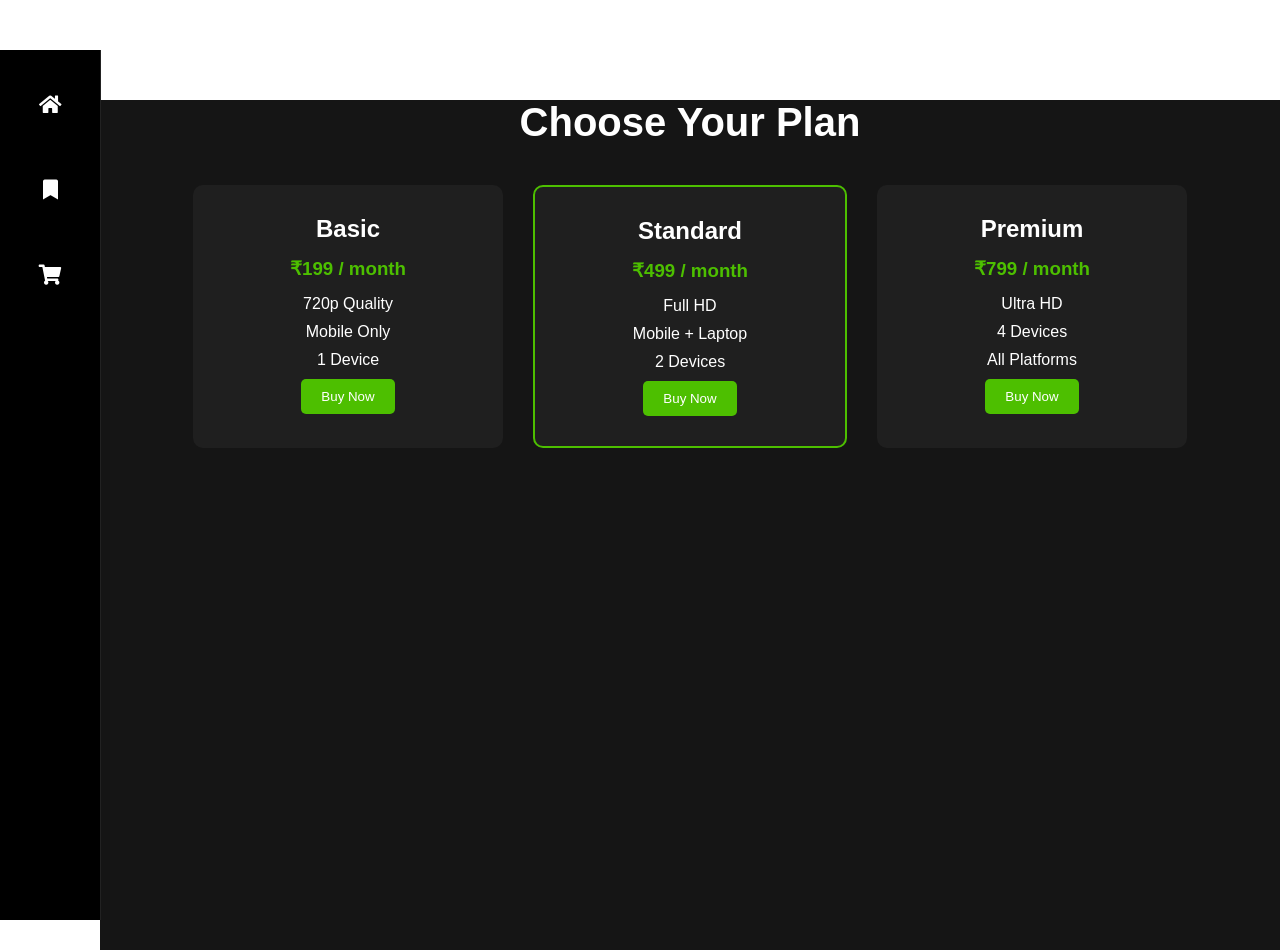
<file: buy.html>
<!DOCTYPE html>
<html lang="en">

<head>
<meta charset="UTF-8">
<title>MRW Buy Plan</title>

<link rel="stylesheet" href="style.css">
<link rel="stylesheet" href="buy.css">

<link rel="stylesheet"
href="https://cdnjs.cloudflare.com/ajax/libs/font-awesome/5.15.2/css/all.min.css">

</head>

<body>

<!-- NAVBAR -->


<!-- SIDEBAR -->

<div class="sidebar">

<a href="index.html">
<i class="left-menu-icon fas fa-home"></i>
</a>

<a href="watchlist.html">
<i class="left-menu-icon fas fa-bookmark"></i>
</a>

<a href="buy.html">
<i class="left-menu-icon fas fa-shopping-cart"></i>
</a>

</div>


<!-- PAGE CONTENT -->

<div class="container">

<h1 class="buy-title">Choose Your Plan</h1>

<div class="plans">

<div class="plan-card">
<h2>Basic</h2>
<h3>₹199 / month</h3>

<ul>
<li>720p Quality</li>
<li>Mobile Only</li>
<li>1 Device</li>
</ul>

<button class="buy-btn">Buy Now</button>

</div>


<div class="plan-card popular">
<h2>Standard</h2>
<h3>₹499 / month</h3>

<ul>
<li>Full HD</li>
<li>Mobile + Laptop</li>
<li>2 Devices</li>
</ul>

<button class="buy-btn">Buy Now</button>

</div>


<div class="plan-card">
<h2>Premium</h2>
<h3>₹799 / month</h3>

<ul>
<li>Ultra HD</li>
<li>4 Devices</li>
<li>All Platforms</li>
</ul>

<button class="buy-btn">Buy Now</button>

</div>

</div>

</div>
<script src="https://ajax.googleapis.com/ajax/libs/jquery/3.6.0/jquery.min.js"></script>
<script src="app.js"></script>
</body>
</html>
</file>
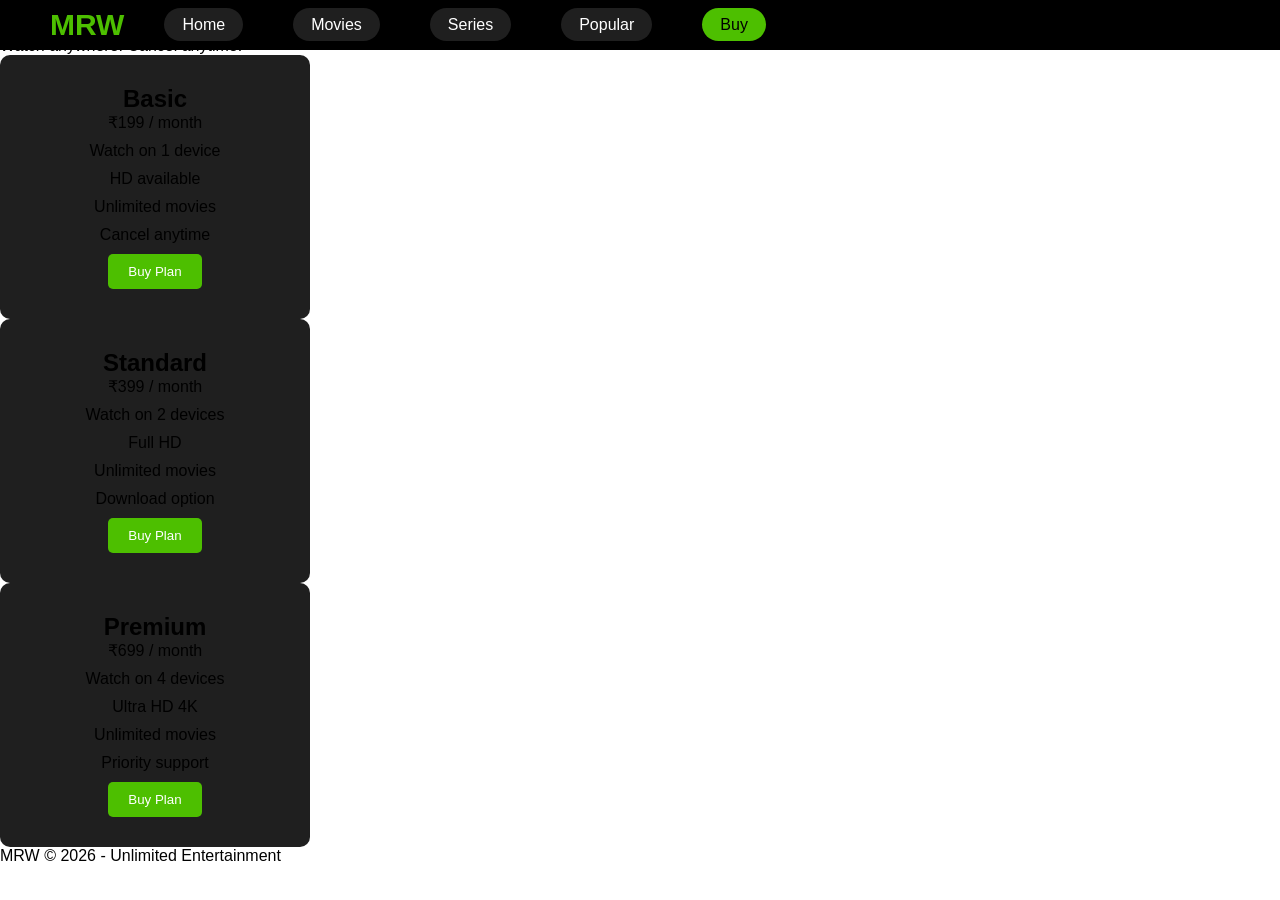
<file: buyrent.html>
<!DOCTYPE html>
<html lang="en">

<head>
    <meta charset="UTF-8">
    <title>MRW Premium</title>
    <link rel="stylesheet" href="style.css">
    <link rel="stylesheet" href="buy.css">
    <link rel="stylesheet" href="https://cdnjs.cloudflare.com/ajax/libs/font-awesome/5.15.2/css/all.min.css">
</head>

<body><!-- NAVBAR -->
    <div class="navbar">
        <div class="navbar-container">
            <h1 class="logo">MRW</h1>
            <ul class="menu-list">
                <li class="menu-list-item">
                    <a href="index.html">Home</a>
                </li>
                <li class="menu-list-item">
                    <a href="movies.html">Movies</a>
                </li>
                <li class="menu-list-item">
                    <a href="series.html">Series</a>
                </li>
                <li class="menu-list-item">
                    <a href="popular.html">Popular</a>
                </li>
                <li class="menu-list-item active">
                    <a href="buyrent.html">Buy</a>
                </li>
            </ul>
        </div>
    </div><!-- HERO SECTION -->
    <div class="buy-hero">
        <h1>Unlimited Movies, TV Shows & More</h1>
        <p>Watch anywhere. Cancel anytime.</p>
    </div><!-- PLAN SECTION -->
    <div class="plan-container"><!-- BASIC -->
        <div class="plan-card">
            <h2>Basic</h2>
            <p class="price">₹199 / month</p>
            <ul>
                <li>Watch on 1 device</li>
                <li>HD available</li>
                <li>Unlimited movies</li>
                <li>Cancel anytime</li>
            </ul><button class="buy-btn">Buy Plan</button>

        </div><!-- STANDARD -->
        <div class="plan-card">
            <h2>Standard</h2>
            <p class="price">₹399 / month</p>
            <ul>
                <li>Watch on 2 devices</li>
                <li>Full HD</li>
                <li>Unlimited movies</li>
                <li>Download option</li>
            </ul><button class="buy-btn">Buy Plan</button>

        </div><!-- PREMIUM -->
        <div class="plan-card">
            <h2>Premium</h2>
            <p class="price">₹699 / month</p>
            <ul>
                <li>Watch on 4 devices</li>
                <li>Ultra HD 4K</li>
                <li>Unlimited movies</li>
                <li>Priority support</li>
            </ul><button class="buy-btn">Buy Plan</button>

        </div>
    </div><!-- FOOTER -->
    <div class="footer">
        <p>MRW © 2026 - Unlimited Entertainment</p>
    </div>
</body>

</html>
</file>
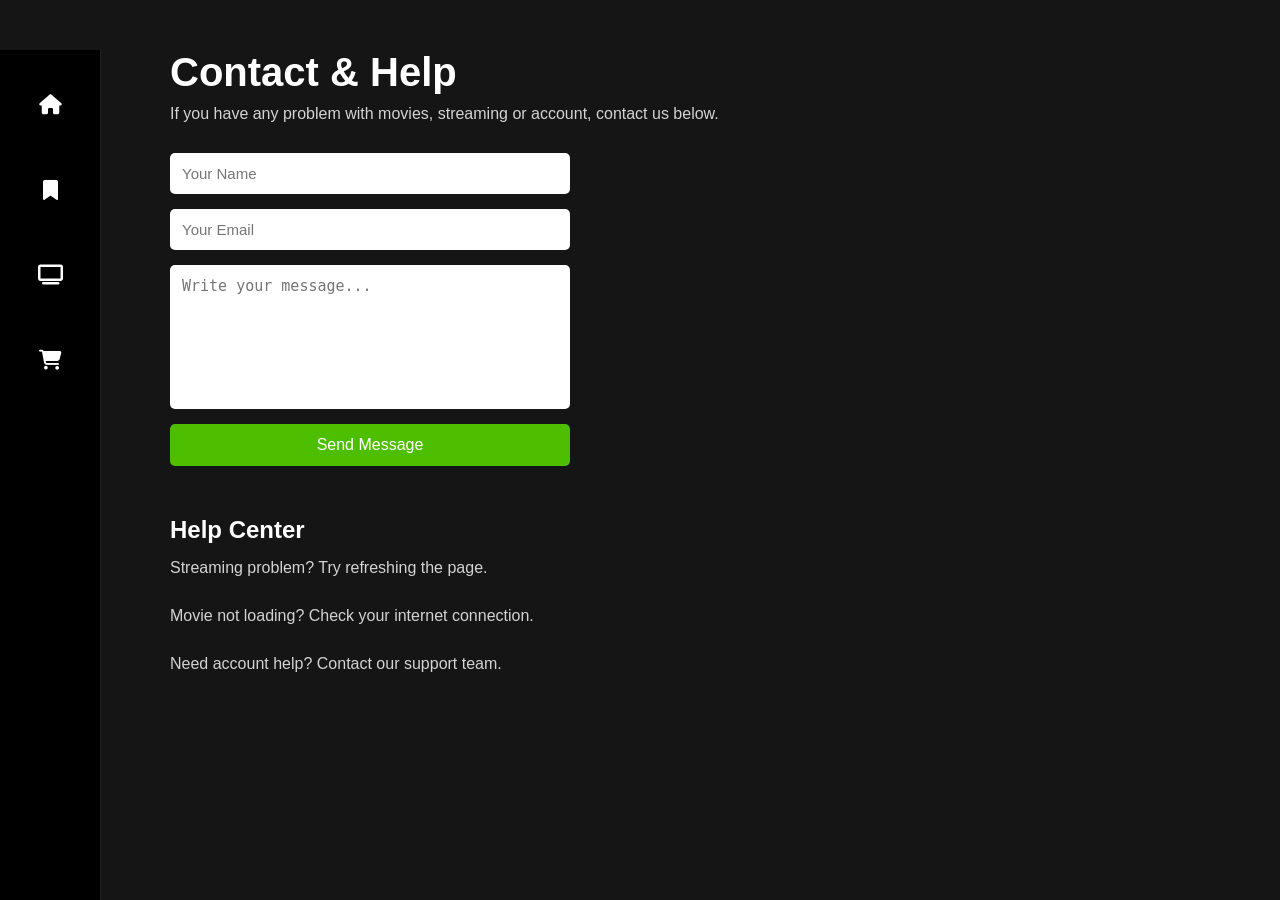
<file: contact.html>
<!DOCTYPE html>
<html lang="en">

<head>
    <meta charset="UTF-8">
    <title>Contact & Help</title>

    <link rel="stylesheet" href="style.css">
    <link rel="stylesheet" href="contact.css">

    <link rel="stylesheet" href="https://cdnjs.cloudflare.com/ajax/libs/font-awesome/6.4.0/css/all.min.css">

</head>

<body>

    <!-- SIDEBAR -->

    <div class="sidebar">


        <a href="index.html">
            <i class="left-menu-icon fas fa-home"></i>
        </a>

        <a href="watchlist.html">
            <i class="left-menu-icon fas fa-bookmark"></i>
        </a>

        <a href="devices.html">
            <i class="left-menu-icon fas fa-tv"></i>
        </a>

        <a href="buyrent.html">
            <i class="left-menu-icon fas fa-shopping-cart"></i>
        </a>



    </div>


    <div class="contact-container">

        <h1>Contact & Help</h1>

        <p>If you have any problem with movies, streaming or account,
            contact us below.</p>


        <div class="contact-box">

            <input type="text" placeholder="Your Name">

            <input type="email" placeholder="Your Email">

            <textarea placeholder="Write your message..."></textarea>

            <button class="send-btn">Send Message</button>

        </div>


        <div class="help-section">

            <h2>Help Center</h2>

            <p>Streaming problem? Try refreshing the page.</p>

            <p>Movie not loading? Check your internet connection.</p>

            <p>Need account help? Contact our support team.</p>

        </div>

    </div>
<script src="https://ajax.googleapis.com/ajax/libs/jquery/3.6.0/jquery.min.js"></script>
<script src="app.js"></script>
</body>

</html>
</file>
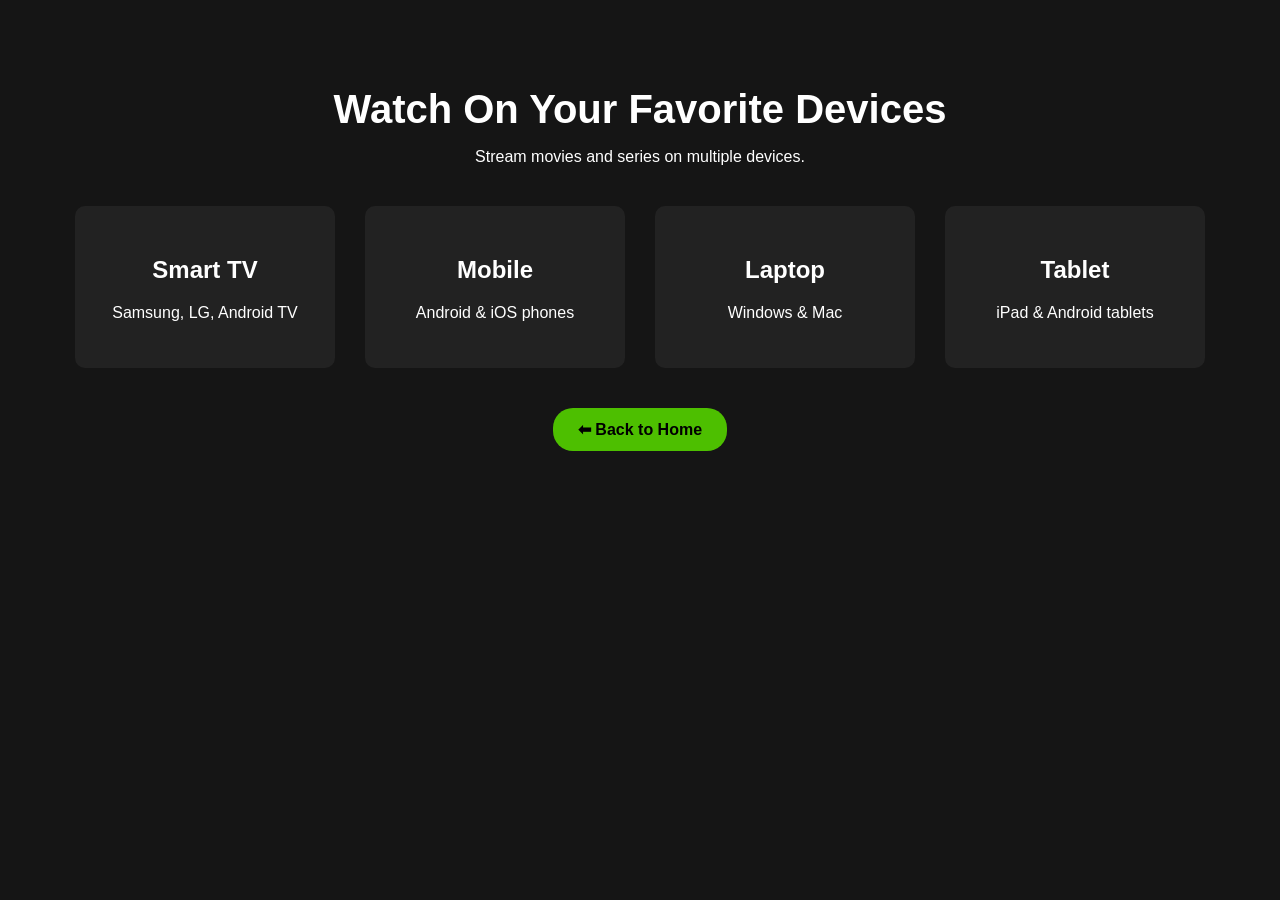
<file: devices.html>
<!DOCTYPE html>
<html lang="en">

<head>
    <meta charset="UTF-8">
    <title>Watch on Devices</title>
    <link rel="stylesheet" href="devices.css">
</head>

<body>

    <div class="container">

        <h1>Watch On Your Favorite Devices</h1>
        <p>Stream movies and series on multiple devices.</p>

        <div class="devices-grid">

            <div class="device-card">
                <h2>Smart TV</h2>
                <p>Samsung, LG, Android TV</p>
            </div>

            <div class="device-card">
                <h2>Mobile</h2>
                <p>Android & iOS phones</p>
            </div>

            <div class="device-card">
                <h2>Laptop</h2>
                <p>Windows & Mac</p>
            </div>

            <div class="device-card">
                <h2>Tablet</h2>
                <p>iPad & Android tablets</p>
            </div>

        </div>

        <a href="index.html" class="back-btn">⬅ Back to Home</a>

    </div>
     <script src="https://ajax.googleapis.com/ajax/libs/jquery/3.6.0/jquery.min.js"></script>
<script src="app.js"></script>
</body>

</html>
</file>
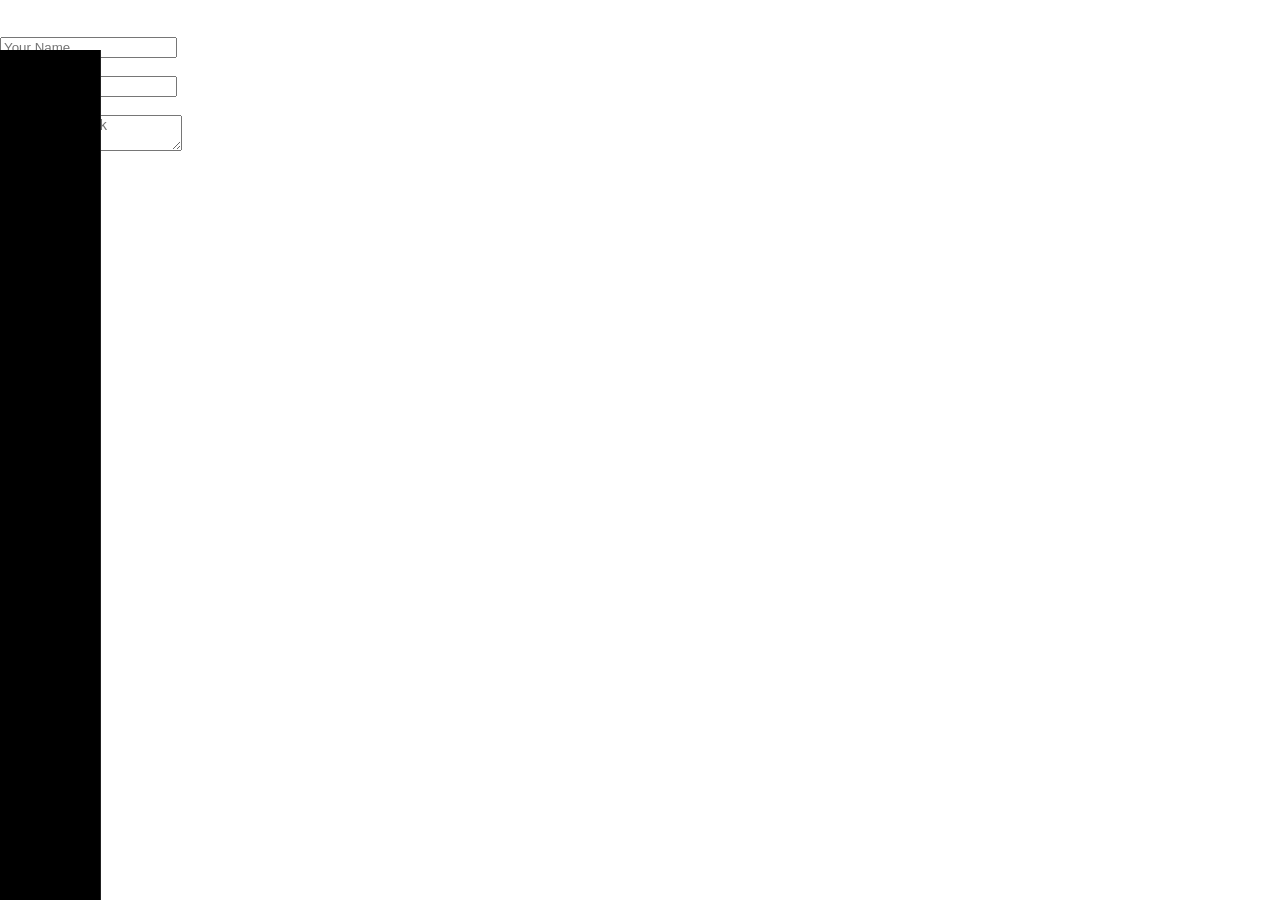
<file: feedback.html>
<!DOCTYPE html>
<html>

<head>
    <title>Feedback</title>
    <link rel="stylesheet" href="style.css">
</head>

<body>

    <div class="sidebar">
        <i class="left-menu-icon fas fa-search"></i>
        <i class="left-menu-icon fas fa-home"></i>
        <i class="left-menu-icon fas fa-users"></i>
        <i class="left-menu-icon fas fa-bookmark"></i>
        <i class="left-menu-icon fas fa-tv"></i>
        <i class="left-menu-icon fas fa-hourglass-start"></i>
        <i class="left-menu-icon fas fa-shopping-cart"></i>
    </div>

    <h1 style="color:white">Feedback</h1>

    <form>

        <input type="text" placeholder="Your Name"><br><br>

        <input type="email" placeholder="Your Email"><br><br>

        <textarea placeholder="Your Feedback"></textarea><br><br>

        <button>Submit</button>

    </form>
      <script src="https://ajax.googleapis.com/ajax/libs/jquery/3.6.0/jquery.min.js"></script>
<script src="app.js"></script>
</body>

</html>
</file>
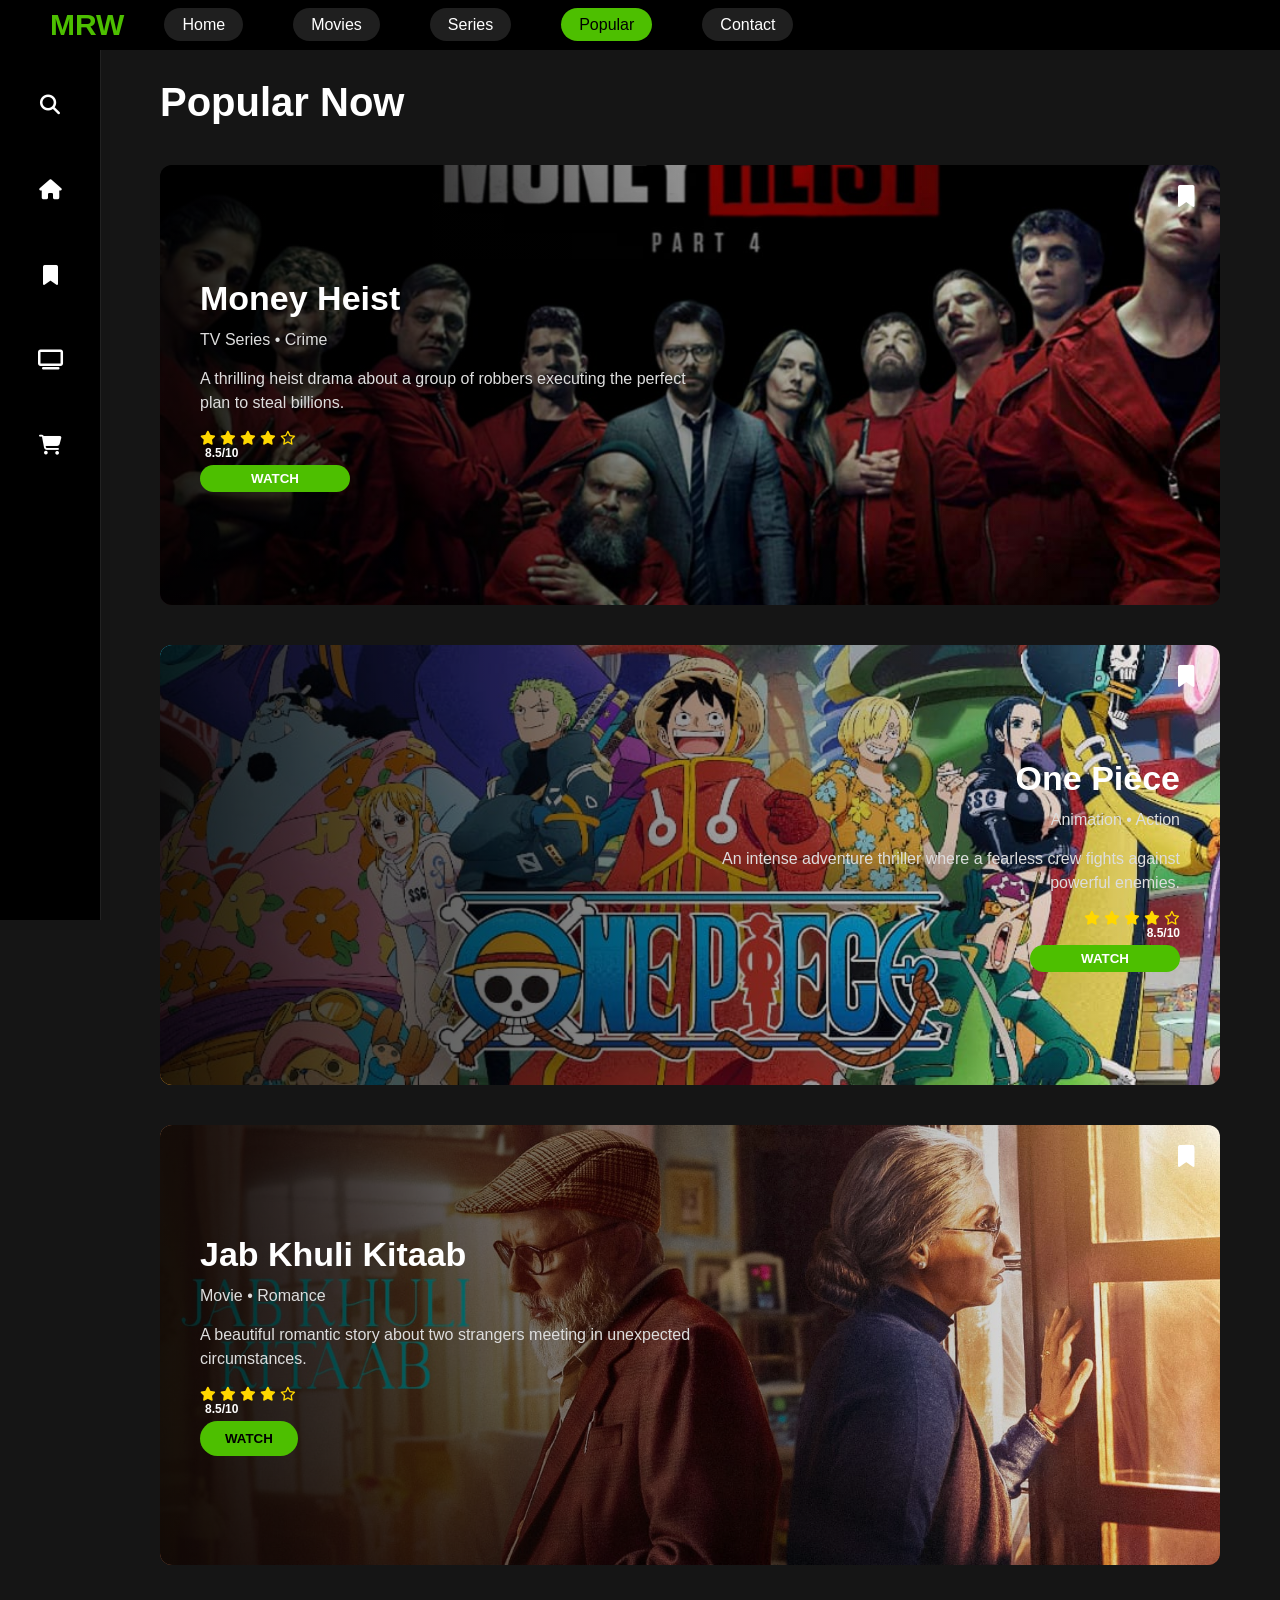
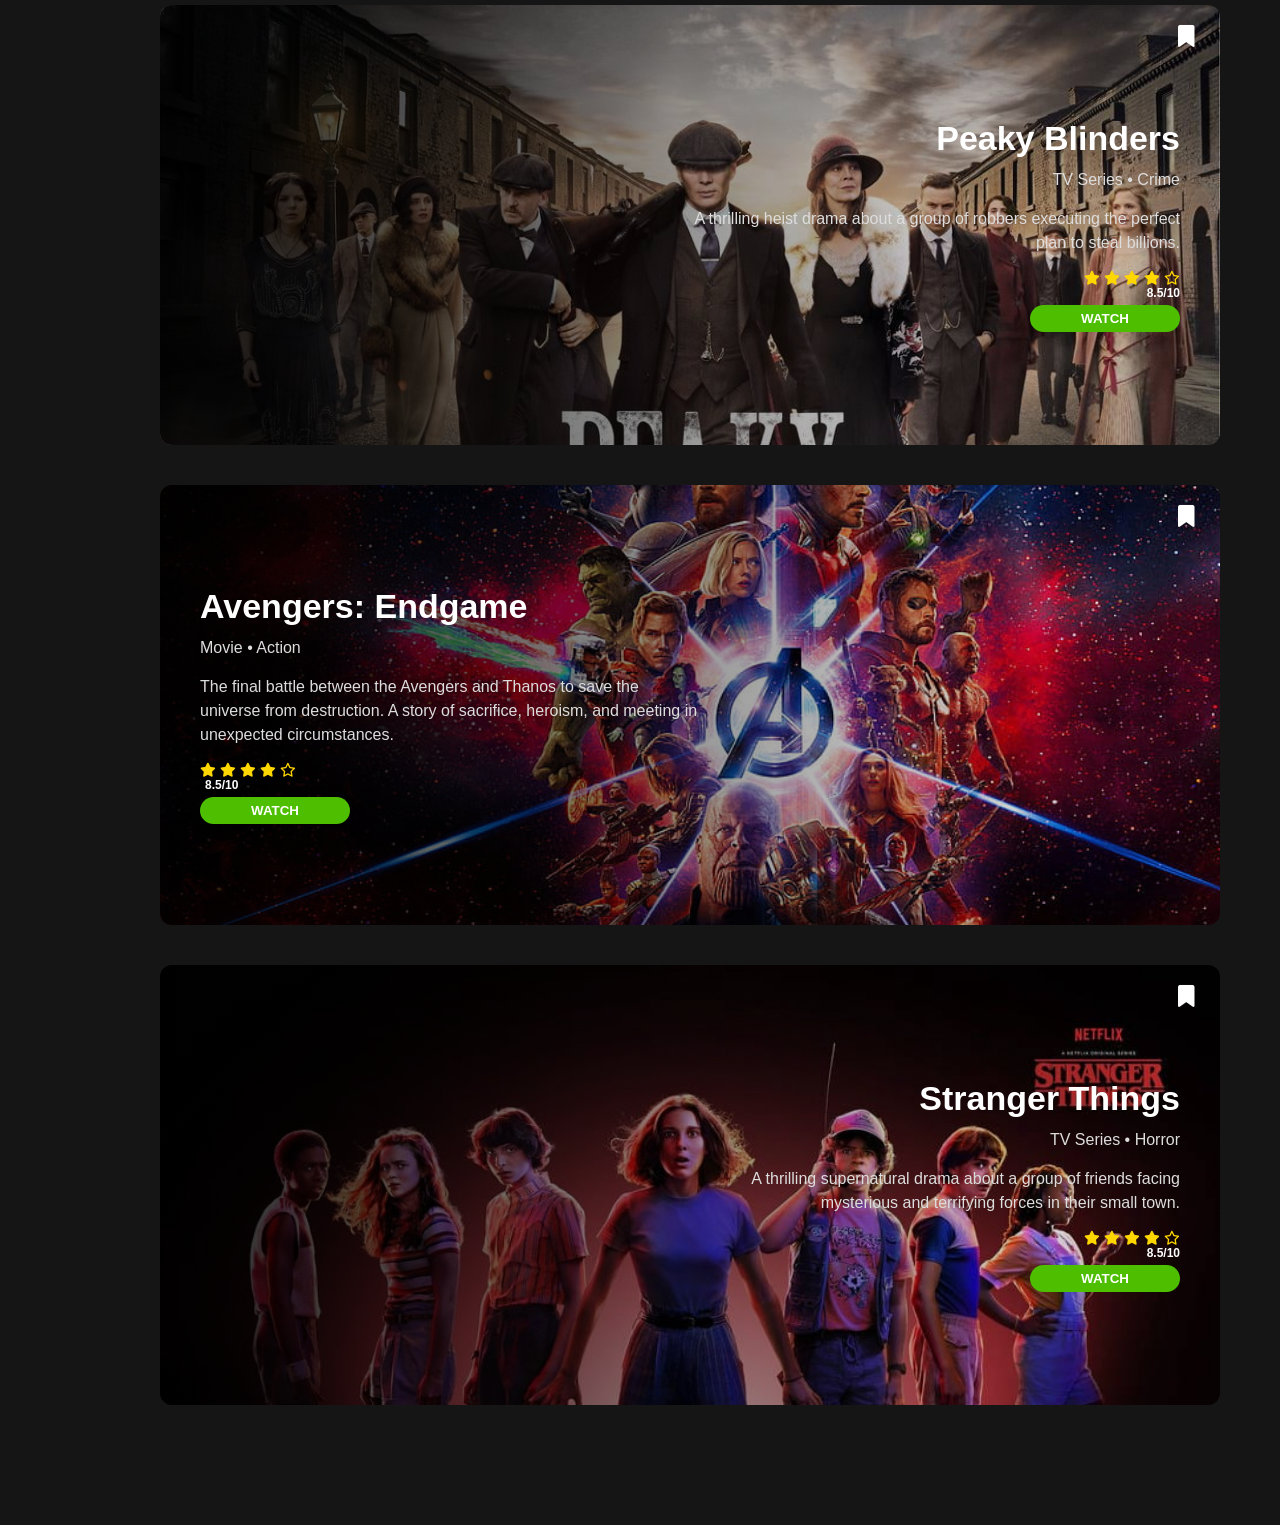
<file: popular.html>
<!DOCTYPE html>
<html lang="en">

<head>
    <meta charset="UTF-8">
    <title>Popular</title>

    <link rel="stylesheet" href="style.css">
    <link rel="stylesheet" href="popular.css">

    <link rel="stylesheet" href="https://cdnjs.cloudflare.com/ajax/libs/font-awesome/6.5.0/css/all.min.css">

</head>

<body>

    <!-- NAVBAR -->

    <div class="navbar">
        <div class="navbar-container">

            <h1 class="logo">MRW</h1>

            <ul class="menu-list">

                <li class="menu-list-item">
                    <a href="index.html">Home</a>
                </li>

                <li class="menu-list-item">
                    <a href="movies.html">Movies</a>
                </li>

                <li class="menu-list-item">
                    <a href="series.html">Series</a>
                </li>

                <li class="menu-list-item active">
                    <a href="popular.html">Popular</a>
                </li>

                <li class="menu-list-item">
                    <a href="contact.html">Contact</a>
                </li>

            </ul>

        </div>
    </div>



    <!-- SIDEBAR ICONS -->

    <div class="sidebar">

        <i class="left-menu-icon fas fa-search"></i>

        <a href="index.html">
            <i class="left-menu-icon fas fa-home"></i>
        </a>

        <a href="watchlist.html">
            <i class="left-menu-icon fas fa-bookmark"></i>
        </a>

        <a href="devices.html">
            <i class="left-menu-icon fas fa-tv"></i>
        </a>

        <a href="buy.html">
            <i class="left-menu-icon fas fa-shopping-cart"></i>
        </a>

    </div>



    <!-- POPULAR SECTION -->

    <div class="popular-container">

        <h1 class="popular-title">Popular Now</h1>



        <!-- POSTER 1 -->

        <div class="poster-box" onclick="expand(this)" style="background-image:url('img/moneyhiestposter.jpeg')">

            <i class="fa-solid fa-bookmark watchlist"></i>

            <div class="poster-info">

                <h2>Money Heist</h2>

                <p>TV Series • Crime</p>

                <p>
                    A thrilling heist drama about a group of robbers
                    executing the perfect plan to steal billions.
                </p>

                <div class="rating">
                                <i class="fas fa-star"></i>
                                <i class="fas fa-star"></i>
                                <i class="fas fa-star"></i>
                                <i class="fas fa-star"></i>
                                <i class="far fa-star"></i> 
                                 <h5 style="color: #fff; font-size: 12px; margin-left: 5px;">8.5/10</h5>
                            </div>

               <button class="featured-button  watch-btn " data-video="videos/moneyheist.mp4"
                            onclick="openVideo(event)">WATCH</button>
            </div>

        </div>



        <!-- POSTER 2 -->

        <div class="poster-box reverse" onclick="expand(this)" style="background-image:url('img/onepiece.jpeg')">

            <i class="fa-solid fa-bookmark watchlist"></i>

            <div class="poster-info">

                <h2>One Piece</h2>

                <p>Animation • Action</p>

                <p>
                    An intense adventure thriller where a fearless crew
                    fights against powerful enemies.
                </p>

                <div class="rating">
                                <i class="fas fa-star"></i>
                                <i class="fas fa-star"></i>
                                <i class="fas fa-star"></i>
                                <i class="fas fa-star"></i>
                                <i class="far fa-star"></i> 
                                 <h5 style="color: #fff; font-size: 12px; margin-left: 5px;">8.5/10</h5>
                            </div>

                <button class="featured-button watch-btn" data-video="videos/onepiece.mp4"
                            onclick="openVideo(event)">WATCH </button>

            </div>

        </div>

 <!-- POSTER 3 -->

        <div class="poster-box" onclick="expand(this)" style="background-image:url('img/jabkhulikitab.jpeg')">

            <i class="fa-solid fa-bookmark watchlist"></i>

            <div class="poster-info">

                <h2>Jab Khuli Kitaab</h2>

                <p>Movie • Romance</p>

                <p>
                    A beautiful romantic story about two strangers
                    meeting in unexpected circumstances.
                </p>

                <div class="rating">
                                <i class="fas fa-star"></i>
                                <i class="fas fa-star"></i>
                                <i class="fas fa-star"></i>
                                <i class="fas fa-star"></i>
                                <i class="far fa-star"></i> 
                                 <h5 style="color: #fff; font-size: 12px; margin-left: 5px;">8.5/10</h5>
                            </div>

                <button class="watch" >WATCH</button>

            </div>

        </div>



        <!-- POSTER 2 -->

        <div class="poster-box reverse" onclick="expand(this)" style="background-image:url('img/peakyblinders.jpeg'); background-position: center top;">

            <i class="fa-solid fa-bookmark watchlist"></i>

            <div class="poster-info">

                <h2>Peaky Blinders</h2>

                <p>TV Series • Crime</p>

                <p>
                    A thrilling heist drama about a group of robbers
                    executing the perfect plan to steal billions.
                </p>

                <div class="rating">
                                <i class="fas fa-star"></i>
                                <i class="fas fa-star"></i>
                                <i class="fas fa-star"></i>
                                <i class="fas fa-star"></i>
                                <i class="far fa-star"></i> 
                                 <h5 style="color: #fff; font-size: 12px; margin-left: 5px;">8.5/10</h5>
                            </div>

                <button class="featured-button watch-btn" data-video="videos/peakyblindersvideo.mp4"
                            onclick="openVideo(event)">WATCH </button>

            </div>

        </div>
         <!-- POSTER 5 -->

        <div class="poster-box" onclick="expand(this)" style="background-image:url('img/avengers.jpeg')">

            <i class="fa-solid fa-bookmark watchlist"></i>

            <div class="poster-info">

                <h2>Avengers: Endgame</h2>

                <p>Movie • Action</p>

                <p>
                    The final battle between the Avengers and Thanos
                    to save the universe from destruction. A story of sacrifice, heroism, and
                    meeting in unexpected circumstances.
                </p>

                <div class="rating">
                                <i class="fas fa-star"></i>
                                <i class="fas fa-star"></i>
                                <i class="fas fa-star"></i>
                                <i class="fas fa-star"></i>
                                <i class="far fa-star"></i> 
                                 <h5 style="color: #fff; font-size: 12px; margin-left: 5px;">8.5/10</h5>
                            </div>

                <button class="featured-button  watch-btn " data-video="videos/avengersvideo.mp4"
                            onclick="openVideo(event)">WATCH</button>
            </div>

        </div>



        <!-- POSTER 6 -->

        <div class="poster-box reverse" onclick="expand(this)" style="background-image:url('img/strangersthings.jpeg')">

            <i class="fa-solid fa-bookmark watchlist"></i>

            <div class="poster-info">

                <h2>Stranger Things</h2>

                <p>TV Series • Horror</p>

                <p>
                    A thrilling supernatural drama about a group of friends
                    facing mysterious and terrifying forces in their small town.
                </p>

                <div class="rating">
                                <i class="fas fa-star"></i>
                                <i class="fas fa-star"></i>
                                <i class="fas fa-star"></i>
                                <i class="fas fa-star"></i>
                                <i class="far fa-star"></i> 
                                 <h5 style="color: #fff; font-size: 12px; margin-left: 5px;">8.5/10</h5>
                            </div>

                <button class="featured-button watch-btn" data-video="videos/strangerthingsvideo.mp4"
                            onclick="openVideo(event)">WATCH </button>

            </div>

        </div>
        <script src="https://ajax.googleapis.com/ajax/libs/jquery/3.6.0/jquery.min.js"></script>
<script src="app.js"></script>
    <script src="popular.js"></script>
     
</body>

</html>
</file>
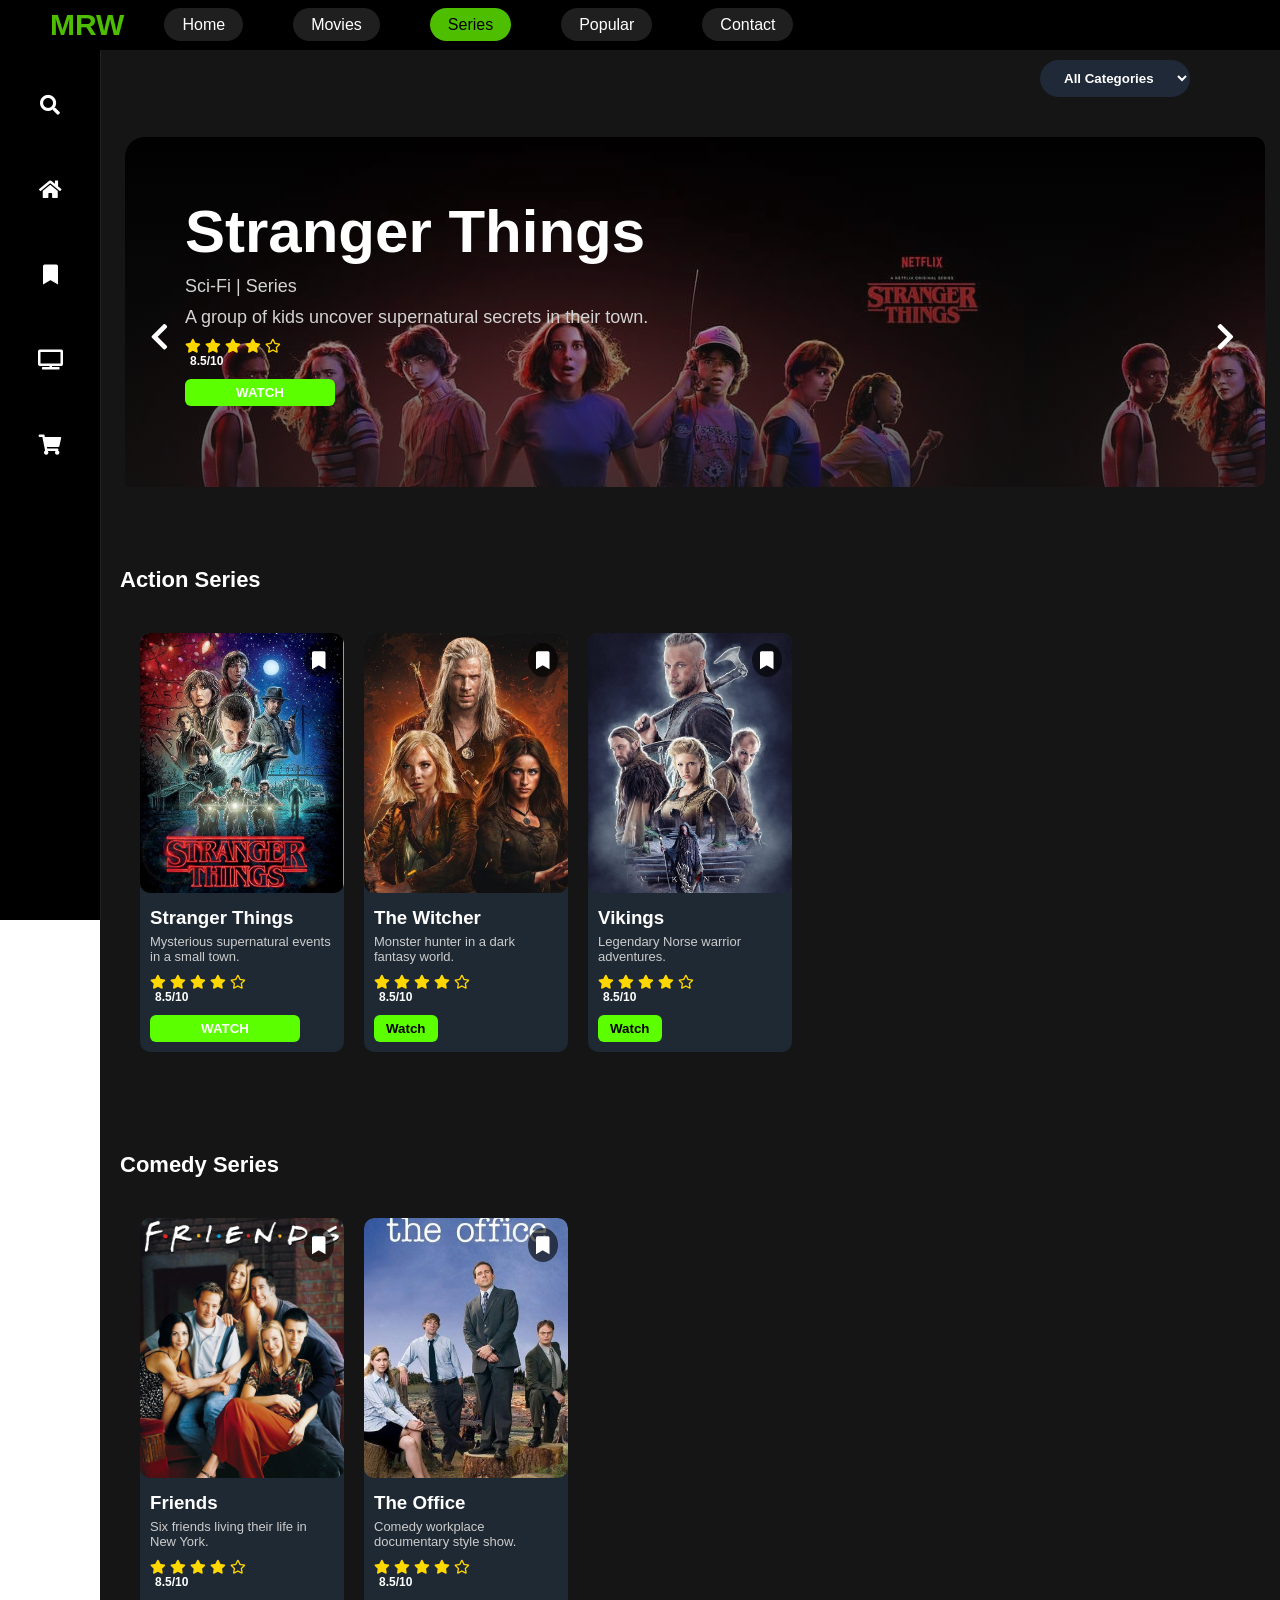
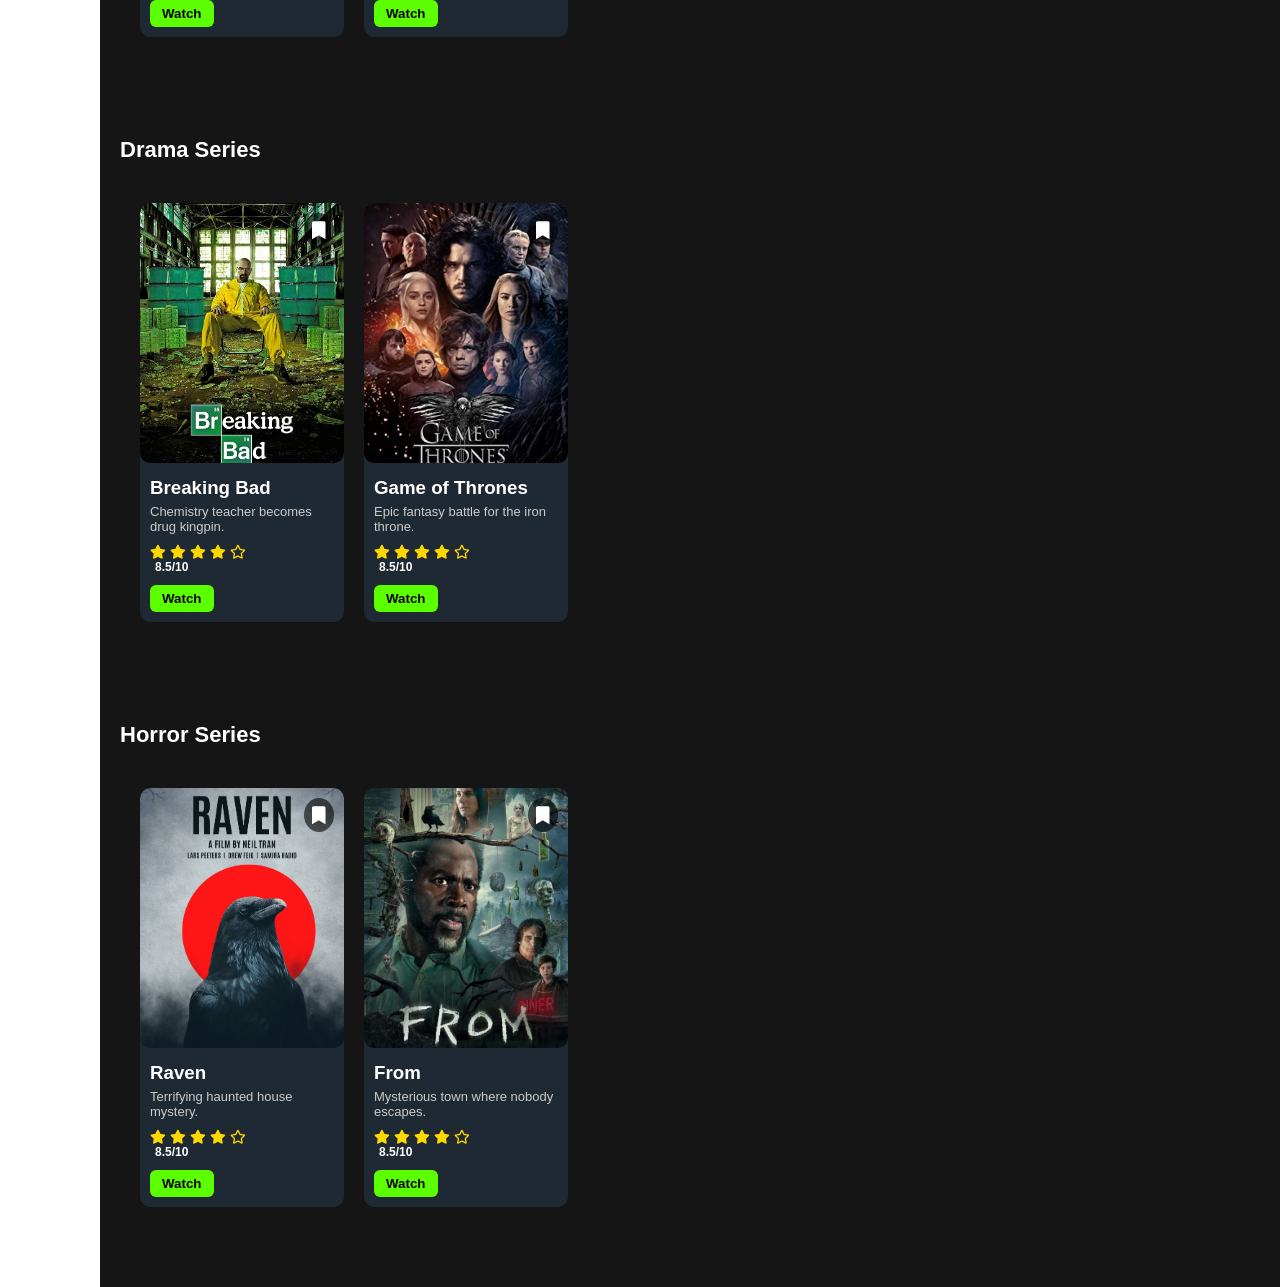
<file: series.html>
<!DOCTYPE html>
<html lang="en">

<head>
    <meta charset="UTF-8">
    <title>Series</title>
    <link rel="stylesheet" href="style.css">
    <link rel="stylesheet" href="movies.css">
    <link rel="stylesheet" href="https://cdnjs.cloudflare.com/ajax/libs/font-awesome/5.15.2/css/all.min.css">
</head>

<body><!-- NAVBAR -->
    <div class="navbar">
        <div class="navbar-container">
            <h1 class="logo">MRW</h1>
            <ul class="menu-list">
                <li class="menu-list-item">
                    <a href="index.html">Home</a>
                </li>
                <li class="menu-list-item">
                    <a href="movies.html">Movies</a>
                </li>
                <li class="menu-list-item active">
                    <a href="series.html">Series</a>
                </li>
                <li class="menu-list-item">
                    <a href="popular.html">Popular</a>
                </li>
                <li class="menu-list-item">
                    <a href="contact.html">Contact</a>
                </li>
            </ul>
        </div>
    </div>
    <!-- SIDEBAR -->
    <div class="sidebar">

        <i class="left-menu-icon fas fa-search" onclick="openSearch()"></i>

        <a href="index.html">
            <i class="left-menu-icon fas fa-home"></i>
        </a>

        <a href="watchlist.html">
            <i class="left-menu-icon fas fa-bookmark"></i>
        </a>

        <a href="devices.html">
            <i class="left-menu-icon fas fa-tv"></i>
        </a>

        <a href="buy.html">
            <i class="left-menu-icon fas fa-shopping-cart"></i>
        </a>
</div>

         <div id="searchBox" class="search-box">
<input type="text" id="searchInput" placeholder="Search movies, series...">
<p id="notFound" style="display:none;color:#fff;margin-top:10px;">Movie not found.</p>
</div>


    <div class="container">
        <div class="content-container">
            <!-- CATEGORY SELECT -->
            <div class="category-bar"><select onchange="goCategory(this.value)" class="category-select">
                    <option value="">All Categories</option>
                    <option value="action">Action</option>
                    <option value="comedy">Comedy</option>
                    <option value="drama">Drama</option>
                    <option value="horror">Horror</option>
                </select></div>

            <!-- BANNER -->
            <div class="banner-slider">

                <div class="banner-slide active"
                    style="background: linear-gradient(to bottom, rgba(0,0,0,0), #151515), url('img/strangersthings.jpeg');">

                    <h1>Stranger Things</h1>
                    <p>Sci-Fi | Series</p>
                    <p>A group of kids uncover supernatural secrets in their town.</p>
                    <div class="rating">
                                <i class="fas fa-star"></i>
                                <i class="fas fa-star"></i>
                                <i class="fas fa-star"></i>
                                <i class="fas fa-star"></i>
                                <i class="far fa-star"></i> 
                                 <h5 style="color: #fff; font-size: 12px; margin-left: 5px;">8.5/10</h5>
                            </div>
                    <button class="featured-button  watch-btn " data-video="videos/strangerthingsvideo.mp4"
                            onclick="openVideo(this)">WATCH</button>

                </div>


                <div class="banner-slide"
                    style="background: linear-gradient(to bottom, rgba(0,0,0,0), #151515), url('img/avengers0.jpeg');">

                    <h1>Avengers</h1>
                    <p>Action | Movie</p>
                    <p>Marvel heroes unite to save Earth.</p>
                     <div class="rating">
                                <i class="fas fa-star"></i>
                                <i class="fas fa-star"></i>
                                <i class="fas fa-star"></i>
                                <i class="fas fa-star"></i>
                                <i class="far fa-star"></i> 
                                 <h5 style="color: #fff; font-size: 12px; margin-left: 5px;">8.5/10</h5>
                            </div>

                    <button class="featured-button  watch-btn " data-video="videos/avengersvideo.mp4"
                            onclick="openVideo(this)">WATCH</button>

                </div>


                <div class="banner-slide"
                    style="background: linear-gradient(to bottom, rgba(0,0,0,0), #151515), url('img/intersteller.jpg');">

                    <h1>Interstellar</h1>
                    <p>Sci-Fi Adventure</p>
                    <p>Journey across space to save humanity.</p>
                     <div class="rating">
                                <i class="fas fa-star"></i>
                                <i class="fas fa-star"></i>
                                <i class="fas fa-star"></i>
                                <i class="fas fa-star"></i>
                                <i class="far fa-star"></i> 
                                 <h5 style="color: #fff; font-size: 12px; margin-left: 5px;">8.5/10</h5>
                            </div>

                    <button class="featured-button">WATCH</button>

                </div>

                <i class="fas fa-chevron-left banner-prev " onclick="prevSlide()"></i>
                <i class="fas fa-chevron-right banner-next" onclick="nextSlide()"></i>

            </div>

            <!-- ACTION SERIES -->
            <div class="movie-category" id="action">
                <h2>Action Series</h2>
                <div class="movie-grid">
                    <div class="movie-card">
                        <i class="fas fa-bookmark watchlist-btn" data-title="Stranger Things" data-img="img/strangerthings2.jpeg"></i>
                        <img src="img/strangerthings2.jpeg">
                        <div class="movie-info">
                            <h3>Stranger Things</h3>
                            <p>Mysterious supernatural events in a small town.</p>
                            <div class="rating">
                                <i class="fas fa-star"></i>
                                <i class="fas fa-star"></i>
                                <i class="fas fa-star"></i>
                                <i class="fas fa-star"></i>
                                <i class="far fa-star"></i> 
                                 <h5 style="color: #fff; font-size: 12px; margin-left: 5px;">8.5/10</h5>
                            </div>
                           <button class="featured-button  watch-btn " data-video="videos/strangerthingsvideo.mp4"
                            onclick="openVideo(event)">WATCH</button>
                        </div>
                    </div>
                    <div class="movie-card" style="background-position: bottom ;">
                            <i class="fas fa-bookmark watchlist-btn" data-title="The Witcher" data-img="img/thewitcher.jpeg"></i>
                        <img src="img/thewitcher.jpeg">
                        <div class="movie-info">
                            <h3>The Witcher</h3>
                            <p>Monster hunter in a dark fantasy world.</p>
                            <div class="rating">
                                <i class="fas fa-star"></i>
                                <i class="fas fa-star"></i>
                                <i class="fas fa-star"></i>
                                <i class="fas fa-star"></i>
                                <i class="far fa-star"></i> 
                                 <h5 style="color: #fff; font-size: 12px; margin-left: 5px;">8.5/10</h5>
                            </div>
                            <button class="watch-btn">Watch</button>
                        </div>
                    </div>
                    <div class="movie-card">
                        <i class="fas fa-bookmark watchlist-btn" data-title="Vikings" data-img="img/vikings.jpeg"></i>
                        <img src="img/vikings.jpeg">
                        <div class="movie-info">
                            <h3>Vikings</h3>
                            <p>Legendary Norse warrior adventures.</p>
                            <div class="rating">
                                <i class="fas fa-star"></i>
                                <i class="fas fa-star"></i>
                                <i class="fas fa-star"></i>
                                <i class="fas fa-star"></i>
                                <i class="far fa-star"></i> 
                                 <h5 style="color: #fff; font-size: 12px; margin-left: 5px;">8.5/10</h5>
                            </div>
                            <button class="watch-btn">Watch</button>
                        </div>
                    </div>
                </div>
            </div><!-- COMEDY SERIES -->
            <div class="movie-category" id="comedy">
                <h2>Comedy Series</h2>
                <div class="movie-grid">
                    <div class="movie-card">
                        <i class="fas fa-bookmark watchlist-btn" data-title="Friends" data-img="img/friends.jpeg"></i>
                        <img src="img/friends.jpeg">
                        <div class="movie-info">
                            <h3>Friends</h3>
                            <p>Six friends living their life in New York.</p>
                            <div class="rating">
                                <i class="fas fa-star"></i>
                                <i class="fas fa-star"></i>
                                <i class="fas fa-star"></i>
                                <i class="fas fa-star"></i>
                                <i class="far fa-star"></i> 
                                 <h5 style="color: #fff; font-size: 12px; margin-left: 5px;">8.5/10</h5>
                            </div>
                            <button class="watch-btn">Watch</button>
                        </div>
                    </div>
                    <div class="movie-card">
                        <i class="fas fa-bookmark watchlist-btn" data-title="The Office" data-img="img/theoffice.jpeg"></i>
                        <img src="img/theoffice.jpeg">
                        <div class="movie-info">
                            <h3>The Office</h3>
                            <p>Comedy workplace documentary style show.</p>
                            <div class="rating">
                                <i class="fas fa-star"></i>
                                <i class="fas fa-star"></i>
                                <i class="fas fa-star"></i>
                                <i class="fas fa-star"></i>
                                <i class="far fa-star"></i> 
                                 <h5 style="color: #fff; font-size: 12px; margin-left: 5px;">8.5/10</h5>
                            </div>
                            <button class="watch-btn">Watch</button>
                        </div>
                    </div>
                </div>
            </div><!-- DRAMA SERIES -->
            <div class="movie-category" id="drama">
                <h2>Drama Series</h2>
                <div class="movie-grid">
                    <div class="movie-card">
                            <i class="fas fa-bookmark watchlist-btn" data-title="Breaking Bad" data-img="img/breakingbad.jpeg"></i>
                        <img src="img/breakingbad.jpeg">
                        <div class="movie-info">
                            <h3>Breaking Bad</h3>
                            <p>Chemistry teacher becomes drug kingpin.</p>
                            <div class="rating">
                                <i class="fas fa-star"></i>
                                <i class="fas fa-star"></i>
                                <i class="fas fa-star"></i>
                                <i class="fas fa-star"></i>
                                <i class="far fa-star"></i> 
                                 <h5 style="color: #fff; font-size: 12px; margin-left: 5px;">8.5/10</h5>
                            </div>
                            <button class="watch-btn">Watch</button>
                        </div>
                    </div>
                    <div class="movie-card">
                        <i class="fas fa-bookmark watchlist-btn" data-title="Game of Thrones" data-img="img/gameofthrones.jpeg"></i>
                        <img src="img/gameofthrones.jpeg">
                        <div class="movie-info">
                            <h3>Game of Thrones</h3>
                            <p>Epic fantasy battle for the iron throne.</p>
                            <div class="rating">
                                <i class="fas fa-star"></i>
                                <i class="fas fa-star"></i>
                                <i class="fas fa-star"></i>
                                <i class="fas fa-star"></i>
                                <i class="far fa-star"></i> 
                                 <h5 style="color: #fff; font-size: 12px; margin-left: 5px;">8.5/10</h5>
                            </div>
                            <button class="watch-btn">Watch</button>
                        </div>
                    </div>
                </div>
            </div><!-- HORROR SERIES -->
            <div class="movie-category" id="horror">
                <h2>Horror Series</h2>
                <div class="movie-grid">
                    <div class="movie-card">
                        <i class="fas fa-bookmark watchlist-btn" data-title="Raven" data-img="img/raven.jpeg"></i>
                        <img src="img/raven.jpeg">
                        <div class="movie-info">
                            <h3>Raven</h3>
                            <p>Terrifying haunted house mystery.</p>
                            <div class="rating">
                                <i class="fas fa-star"></i>
                                <i class="fas fa-star"></i>
                                <i class="fas fa-star"></i>
                                <i class="fas fa-star"></i>
                                <i class="far fa-star"></i> 
                                 <h5 style="color: #fff; font-size: 12px; margin-left: 5px;">8.5/10</h5>
                            </div>
                            <button class="watch-btn">Watch</button>
                        </div>
                    </div>
                    <div class="movie-card">
                        <i class="fas fa-bookmark watchlist-btn" data-title="From" data-img="img/from.jpeg"></i>
                        <img src="img/from.jpeg">
                        <div class="movie-info">
                            <h3>From</h3>
                            <p>Mysterious town where nobody escapes.</p>
                            <div class="rating">
                                <i class="fas fa-star"></i>
                                <i class="fas fa-star"></i>
                                <i class="fas fa-star"></i>
                                <i class="fas fa-star"></i>
                                <i class="far fa-star"></i> 
                                 <h5 style="color: #fff; font-size: 12px; margin-left: 5px;">8.5/10</h5>
                            </div>
                            <button class="watch-btn">Watch</button>
                        </div>
                    </div>
                </div>
            </div>
        </div>
    </div>
    <script>

        function goCategory(category) {

            if (category === "") return;

            document.getElementById(category).scrollIntoView({
                behavior: "smooth"
            })

        }

    </script>
    <script src="https://ajax.googleapis.com/ajax/libs/jquery/3.6.0/jquery.min.js"></script>
<script src="app.js"></script>
</body>

</html>
</file>
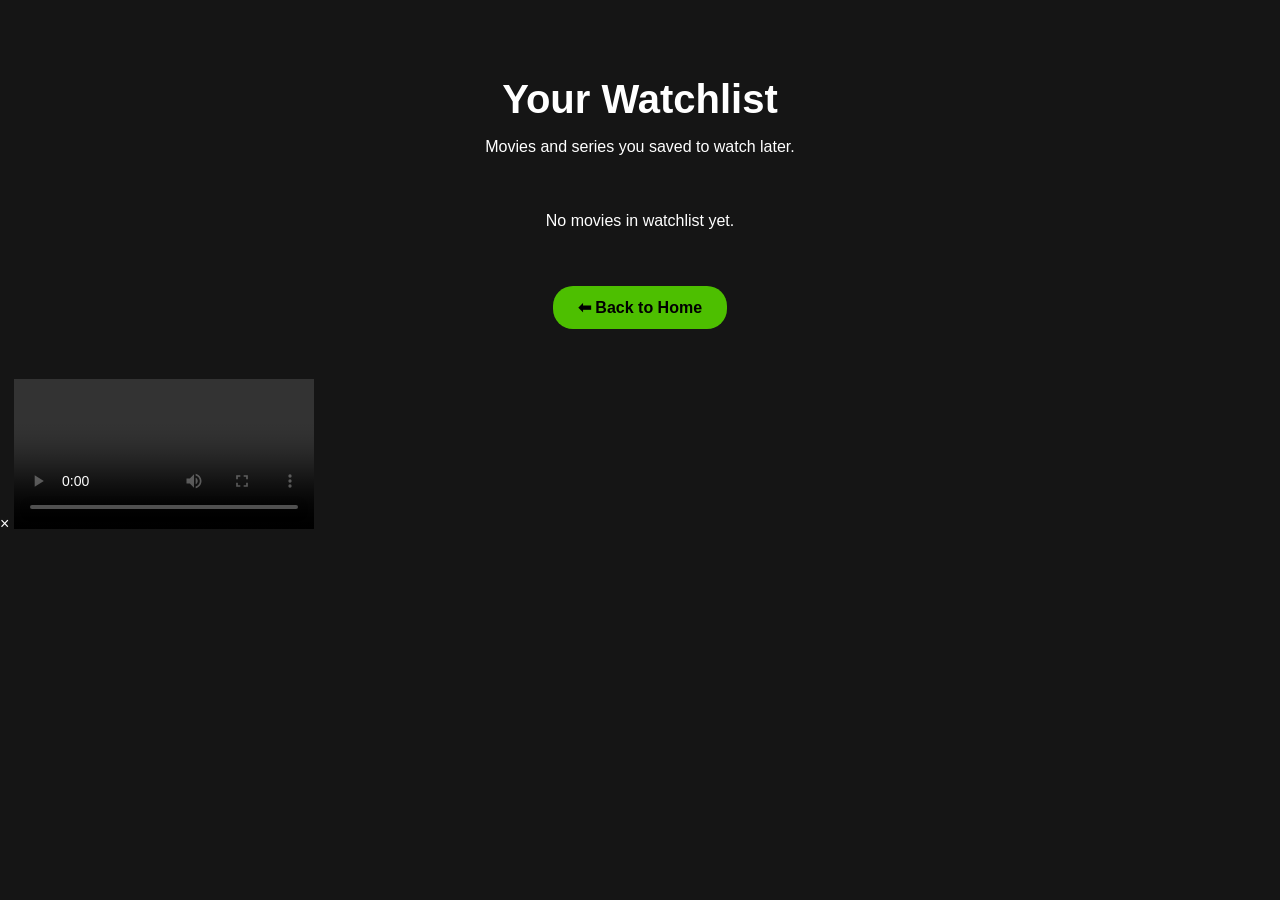
<file: watchlist.html>
<!DOCTYPE html>
<html lang="en">

<head>
<meta charset="UTF-8">
<title>Watchlist</title>
<link rel="stylesheet" href="watchlist.css">
</head>

<body>

<div class="container">

<h1>Your Watchlist</h1>
<p>Movies and series you saved to watch later.</p>

<!-- MOVIES WILL LOAD HERE -->
<div class="watchlist-grid" id="watchlistContainer"></div>

<a href="index.html" class="back-btn">⬅ Back to Home</a>

</div>


<div id="videoPopup" class="video-popup">

<div class="video-container">

<span class="close-video" onclick="closeVideo()">×</span>

<video id="movieVideo" controls></video>

</div>

</div>


<script>

/* =========================
   LOAD WATCHLIST MOVIES
========================= */

let watchlist = JSON.parse(localStorage.getItem("watchlist")) || [];

let container = document.getElementById("watchlistContainer");

if(watchlist.length === 0){

container.innerHTML = "<p>No movies in watchlist yet.</p>";

}

watchlist.forEach(movie => {

let card = document.createElement("div");

card.classList.add("movie-card");

card.innerHTML = `
<img src="${movie.img}">
<h3>${movie.title}</h3>
<button>Watch Now</button>
`;

container.appendChild(card);

});

</script>
<script src="https://ajax.googleapis.com/ajax/libs/jquery/3.6.0/jquery.min.js"></script>
<script src="app.js"></script>
<scripyt src="watchlist.js"></script>
</body>
</html>
</file>
<file: style.css>
/* GLOBAL STYLES */

* {
    margin: 0;
}

body {
    font-family: "Roboto", sans-serif;
}

.navbar {
    width: 100%;
    height: 50px;
    background-color: black;
    position: fixed;
    top: 0;
    z-index: 1000;
}


.container {
    padding-top: 60px;
}


.navbar-container {
    display: flex;
    align-items: center;
    padding: 0 50px;
    height: 100%;
    color: white;
    font-family: "Sen", sans-serif;
}

.logo-container {
    flex: 1;
}

.logo {
    font-size: 30px;
    color: #4dbf00;
}

.menu-container {
    flex: 6;
}

.menu-list {
    display: flex;
    list-style: none;
}

.menu-list-item {
    margin-right: 30px;
}

.menu-list-item.active {
    font-weight: bold;
}

.left-menu-icon {
    margin: 25px 0;
    font-size: 20px;
    cursor: pointer;
}


/* FEATURED CONTENT */

.profile-container {
    flex: 2;
    display: flex;
    align-items: center;
    justify-content: flex-end;
    gap: 20px;
}

.profile-text-container {
    margin-right: 30px;
}

.profile-picture {
    width: 32px;
    height: 32px;
    border-radius: 50%;
    object-fit: cover;
}


/* TOGGLE BUTTON */

.toggle {
    width: 40px;
    height: 20px;
    background-color: white;
    border-radius: 30px;
    display: flex;
    align-items: center;
    justify-content: space-around;
    position: relative;
    margin-left: 15px;
}

.toggle-icon {
    color: goldenrod;
}

.toggle-ball {
    width: 18px;
    height: 18px;
    background-color: black;
    position: absolute;
    right: 1px;
    border-radius: 50%;
    cursor: pointer;
    transition: 1s ease all;
}



.sidebar {
    position: fixed;
    top: 50px;
    left: 0;
    height: calc(100% - 50px);
    width: 100px;
    background-color: black;
    display: flex;
    flex-direction: column;
    align-items: center;
    padding-top: 20px;
    z-index: 999;
    border-right: 1px solid #222;
}

.left-menu-icon {
    color: white;
    font-size: 20px;
    margin-bottom: 40px;
    cursor: pointer;
    z-index: 1000;
}

.container {
    background-color: #151515;
    min-height: calc(100vh - 50px);
    color: white;
    margin-left: 100px;
    z-index: 1;
    position: relative;
    padding: 0;
}

.content-container {
    margin-left: 0;
    width: 100%;
    padding: 20px;
    box-sizing: border-box;
}


.featured-content{
height:auto;
padding:50px;
overflow:hidden;
border-radius:15px;
background-color:#151515; /* add this line */
background-size:cover;
background-position:center;
margin:auto;
width:90%;
position:relative;
margin-bottom:20px;
}



.featured-title {
    width: 200px;
}

.featured-desc {
    width: 500px;
    color: lightgray;
    margin: 30px 0;
}

.featured-button {
    background-color: #4dbf00;
    color: white;
    padding: 10px 20px;
    border-radius: 10px;
    border: none;
    outline: none;
    font-weight: bold;
}

/* MOVIES PAGE */
.movie-list-container {
    padding: 0 20px;
    margin-top: 30px;
}

.movie-list-wrapper {
    position: relative;
    overflow: hidden;
}

.movie-list {
    display: flex;
    align-items: center;
    height: 300px;
    transform: translateX(0);
    transition: all 1s ease-in-out;
}

.movie-list-item {
    margin-right: 30px;
    position: relative;
}

.movie-list-item:hover .movie-list-item-img {
    transform: scale(1.2);
    margin: 0 30px;
    opacity: 0.5;
}

.movie-list-item:hover .movie-list-item-title,
.movie-list-item:hover .movie-list-item-desc,
.movie-list-item:hover .movie-list-item-button {
    opacity: 1;
}

.movie-list-item-img {
    transition: all 1s ease-in-out;
    width: 270px;
    height: 200px;
    object-fit: cover;
    border-radius: 20px;
    object-position: center 20%;
}

.movie-list-item-title {
    background-color: #333;
    padding: 0 10px;
    font-size: 32px;
    font-weight: bold;
    position: absolute;
    top: 10%;
    left: 50px;
    opacity: 0;
    transition: 1s all ease-in-out;
}

.movie-list-item-desc {
    background-color: #333;
    padding: 10px;
    font-size: 14px;
    position: absolute;
    top: 30%;
    left: 50px;
    width: 230px;
    opacity: 0;
    transition: 1s all ease-in-out;
}

.movie-list-item-button {
    padding: 10px;
    background-color: #4dbf00;
    color: white;
    border-radius: 10px;
    outline: none;
    border: none;
    cursor: pointer;
    position: absolute;
    bottom: 20px;
    left: 50px;
    opacity: 0;
    transition: 1s all ease-in-out;
}

.arrow {
    font-size: 120px;
    position: absolute;
    top: 90px;
    right: 0;
    color: lightgray;
    opacity: 0.5;
    cursor: pointer;
    z-index: 10;
}

.movie-list-title.active {
    color: black;
}

.navbar-container.active {
    background-color: white;

    color: black;
}

.sidebar.active {
    background-color: white;
}

.left-menu-icon.active {
    color: black;
}

.toggle.active {
    background-color: black;
}

.toggle-ball.active {
    background-color: white;
    transform: translateX(-20px);
}

.featured-banner {
    width: 100%;
    height: 50vh;
    background:
        linear-gradient(to right, rgba(0, 0, 0, 0.8), rgba(0, 0, 0, 0)),
        url("img/banner.jpg");

    background-size: cover;
    background-position: center;

    display: flex;
    align-items: center;
    padding-left: 60px;
}

.banner-text h1 {
    font-size: 50px;
    margin-bottom: 10px;
}

.banner-desc {
    width: 400px;
    color: lightgray;
    margin: 20px 0;
}

/* WATCHLIST PAGE */
.menu-list {
    display: flex;
    align-items: center;
    gap: 20px;
}

.menu-list-item a {
    text-decoration: none;
    color: white;
    padding: 8px 18px;
    border-radius: 20px;
    background-color: #1f1f1f;
    transition: 0.3s;
    font-weight: 500;
}


.menu-list-item a:hover {
    background-color: #4dbf00;
    color: black;
}

.menu-list-item.active a {
    background-color: #4dbf00;
    color: black;
}


/* SEARCH BOX */

.search-box {
    position: fixed;
    top: 80px;
    left: 20%;
    width: 800px;
    display: none;
    z-index: 9999;
    opacity: 0;
    transform: scale(0.9);
    transition: all 0.3s ease-in-out;
}

.search-box.active {
    opacity: 1;
    transform: scale(1);
}

.search-box input {
    width: 100%;
    padding: 12px;
    border: none;
    outline: none;
    background: #1f1f1f;
    color: white;
    box-shadow: 0 0 10px #4dbf00;
    border-radius: 30px;
}


/* BANNER SLIDER */

.banner-slider {
    width: 100%;
    overflow: hidden;
    position: relative;
    padding-left: 5px;
    border-end-end-radius: 30px;
    border-start-end-radius: 30px;

}


.banner-slide {
    width: 100%;
    height: 320px;

    background-size: cover;
    background-position: center;
    background-repeat: no-repeat;

    display: none;
    flex-direction: column;
    justify-content: center;

    padding: 60px;
    border-radius: 20px;

    color: white;

    animation: bannerMove 20s  linear infinite;
}

.banner-slide.active {
    opacity: 1;
    position: relative;
    display: flex;
    background-position: center 80%;
}

/* BANNER ARROWS */
.banner-arrow {
    position: absolute;
    top: 10%;
    font-size: 40px;
    color: white;
    cursor: pointer;
    z-index: 10;
}

.left-arrow {
    left: 70px;
}

.right-arrow {
    right: 50px;
}

.banner-slide h1 {
    font-size: 60px;
    margin-bottom: 10px;
}

.banner-slide p {
    font-size: 18px;
    color: lightgray;
    margin-bottom: 10px;
}

.featured-button {
    background-color: #4dbf00;
    color: white;
    padding: 10px 25px;
    border: none;
    border-radius: 25px;
    /* makes corners curved */
    font-weight: bold;
    cursor: pointer;
    display: inline-block;
    width: 150px;
    text-align: center;
}

.featured-button:hover {
    transform: scale(1.05);
    box-shadow: 0 0 10px #4dbf00;
}

.category-bar {
    display: flex;
    justify-content: flex-end;
    padding: 20px 50px;
}

.category-select {
    padding: 8px 15px;
    border-radius: 20px;
    border: none;
    background: #4dbf00;
    color: white;
    font-weight: bold;
    cursor: pointer;
}

.movie-grid img {
    width: 100%;
    border-radius: 10px;
    cursor: pointer;
    transition: 0.3s;
}

.movie-grid img:hover {
    transform: scale(1.05);
}

.light-mode {
    background-color: white;
    color: black;
}

.light-mode .navbar {
    background-color: white;
}

.light-mode .sidebar {
    background-color: white;
}

.light-mode .movie-list-title {
    color: black;
}

/* BLUR BACKGROUND */

.blur {
    filter: blur(5px);
}


/* POPUP BACKGROUND */

.profile-popup {
    position: fixed;
    top: 0;
    left: 0;
    width: 100%;
    height: 100%;
    display: none;
    justify-content: center;
    align-items: center;
    background: rgba(0, 0, 0, 0.5);
    z-index: 9999;
}


/* POPUP BOX */

.profile-box {

    background: #111;
    padding: 40px;
    border-radius: 10px;
    width: 350px;
    display: flex;
    flex-direction: column;
    gap: 10px;
    color: white;

}


/* INPUTS */

.profile-box input,
.profile-box select {

    padding: 10px;
    border: none;
    border-radius: 5px;

}


/* BUTTON */

.profile-box button {

    padding: 10px;
    background: #4dbf00;
    border: none;
    color: white;
    cursor: pointer;
    border-radius: 5px;

}


/* CLOSE BUTTON */

.close-btn {

    position: absolute;
    top: 20px;
    right: 30px;
    font-size: 30px;
    cursor: pointer;
    color: white;

}

.blur {
    filter: blur(5px);
}


/* LIGHT MODE GLOBAL */

body.active{
background:
linear-gradient(rgba(0,0,0,0.55), rgba(0,0,0,0.55)),
url("img/zorojpg.jpg");
background-size: cover;
background-position: center;
background-attachment: fixed;
color:#111;
}

.container.active{
background: rgba(0, 0, 0, 0.75);
}


body.active .navbar {
background: rgba(255,255,255,0.85);
backdrop-filter: blur(6px);
}

body.active .sidebar {
background: rgba(255,255,255,0.85);
backdrop-filter: blur(6px);
}

body.active .menu-list-item a {
    background: #eaeaea;
    color: black;
}

body.active .movie-list-title {
    color: black;
}

body.active .search-box input {
    background: #eaeaea;
    color: black;
}

.a {
    text-decoration: none;
    color: inherit;
}

h1,
h2,
h3,
h4,
h5,
p {
    text-decoration: none;
}

html,
body {
    overflow-x: hidden;
}



/* WATCHLIST BUTTON */
.watchlist-btn {
    position: absolute;
    top: 10px;
    right: 10px;
    font-size: 18px;
    color: white;
    cursor: pointer;
    background: rgba(0, 0, 0, 0.6);
    padding: 8px;
    border-radius: 50%;
    transition: 0.3s;
    z-index: 100;
    cursor: pointer;
}

.watchlist-btn:hover {
    color: #00ff88;
    transform: scale(1.1);
}

.watchlist-btn-saved {
    color: #00ff88;
}

.watchlist-btn.active {
    color: #00ff88;
    transform: scale(1.2);
}


/* REMOVE BUTTON */
.remove-btn{
background:#ff4444;
border:none;
padding:8px 16px;
color:white;
border-radius:20px;
cursor:pointer;
margin-bottom:8px;
}

.remove-btn:hover{
background:#ff2222;
}

.body {
    overflow-x: hidden;

}


.video-popup {
    position: fixed;
    top: 0;
    left: 0;
    width: 100%;
    height: 100%;
    background: rgba(0, 0, 0, 0.9);
    display: none;
    justify-content: center;
    align-items: center;
    z-index: 9999;
}

.video-container {
    position: relative;
    width: 70%;
}

.video-container video {
    width: 100%;
    border-radius: 10px;
}

.close-video {
    position: absolute;
    top: -30px;
    right: 0;
    color: white;
    font-size: 30px;
    cursor: pointer;
}


/* MOBILE RESPONSIVE FIX */
@media (max-width:768px) {

    /* reduce sidebar */
    .sidebar {
        width: 60px;
    }

    .container {
        margin-left: 60px;
    }

    /* fix movie card size */
    .movie-list-item {
        width: 160px;
        margin-right: 15px;
    }

    /* fix movie image */
    .movie-list-item-img {
        width: 160px;
        height: 220px;
        object-fit: cover;
    }

    /* fix banner */
    .featured-content {
        height: auto;
        padding: 10px;
        margin-bottom: 10px;
    }

    /* smaller banner text */
    .banner-slide h1 {
        font-size: 24px;
    }

    .featured-button {
        padding: 8px 18px;
        font-size: 12px;
    }

    .featured-content{
height: 180px;
margin-bottom:10px;
}

.banner-slide{
height: 160px;
padding: 10px;
}

.movie-category{
margin-top:20px;
}

}


/* HOME PAGE GRID LIKE MOVIES PAGE */

.movie-category{
margin-top:80px;
}

.movie-category h2{
margin-bottom:15px;
font-size:22px;
}

.movie-grid{
display:grid;
grid-template-columns:repeat(auto-fill,minmax(200px,1fr));
gap: 15px;
padding:20px;
margin-top: 20px;
}


.movie-card{
position: relative;
background: #1c1c1c;
border-radius: 10px;
overflow: hidden;
}

.movie-card.active{
background: white;
color: black;
box-shadow: 0 8px 18px rgba(0,0,0,0.15);
}

.movie-card img{
width:100%;
height:260px;
object-fit:cover;
border-radius: 10px;
}

.movie-card:hover{
transform:scale(1.05);
}

.movie-info{
padding:12px;
}

.movie-info h3{
margin-bottom:6px;
}

.movie-info p{
color:#aaa;
font-size:14px;
margin-bottom:10px;
}

.watch-btn{
background:#4dbf00;
border:none;
padding:6px 14px;
border-radius:20px;
cursor:pointer;
font-weight:bold;
}

.rating{
    color: gold;
    font-size: 14px;
    margin-top: 3px;
    margin-bottom: 5px;
}

/* PROFILE DETAILS POPUP */

.profile-details{
position:fixed;
top:0;
left:0;
width:100%;
height:100%;
background:rgba(0,0,0,0.7);
display:none;
justify-content:center;
align-items:center;
z-index:9999;
}

.profile-card{
background:#111;
padding:40px;
border-radius:12px;
text-align:center;
width:300px;
color:white;
}

.profile-avatar{
width:80px;
height:80px;
border-radius:50%;
margin-bottom:15px;
}

.profile-card button{
margin-top:20px;
padding:10px 20px;
background:#4dbf00;
border:none;
border-radius:20px;
cursor:pointer;
}



@media only screen and (max-width: 940px) {
    .menu-container {
        display: none;
    }
}

/* ACTIVE MENU IN LIGHT MODE */

body.active .menu-list-item.active a{
background:#4dbf00;
color:black;
}

@keyframes bannerMove {

0%{
background-position:center 20%;
}

50%{
background-position:left 80%;
}

100%{
background-position:center 80%;
}

}
</file>
<file: buy.css>
.buy-title{

text-align:center;
margin-top:100px;
font-size:40px;

}

.plans{

display:flex;
justify-content:center;
gap:30px;
margin-top:40px;

}

.plan-card{

background:#1f1f1f;
padding:30px;

width:250px;
border-radius:10px;

text-align:center;

transition:0.3s;

}

.plan-card:hover{

transform:scale(1.05);

}

.plan-card h3{

color:#4dbf00;
margin:15px 0;

}

.plan-card ul{

list-style:none;
padding:0;

}

.plan-card ul li{

margin:10px 0;

}

.buy-btn{

background:#4dbf00;
border:none;

padding:10px 20px;

color:white;
border-radius:5px;

cursor:pointer;

}

.buy-btn:hover{

background:#6aff00;

}

.popular{

border:2px solid #4dbf00;

}
</file>
<file: contact.css>
body{
background-color:#151515;
color:white;
font-family:Arial;
}

.contact-container{
margin-left:120px;
padding:50px;
}

.contact-container h1{
font-size:40px;
margin-bottom:10px;
}

.contact-container p{
color:lightgray;
margin-bottom:30px;
}

.contact-box{
display:flex;
flex-direction:column;
width:400px;
}

.contact-box input,
.contact-box textarea{

margin-bottom:15px;
padding:12px;
border:none;
border-radius:5px;
font-size:15px;
}

.contact-box textarea{
height:120px;
resize:none;
}

.send-btn{

background-color:#4dbf00;
color:white;
border:none;
padding:12px;
font-size:16px;
border-radius:5px;
cursor:pointer;
transition:0.3s;
}

.send-btn:hover{
background-color:#3da000;
}

.help-section{
margin-top:50px;
}

.help-section h2{
margin-bottom:15px;
}
</file>
<file: devices.css>
body{
background:#151515;
color:white;
font-family:Arial;
margin:0;
}

.container{
text-align:center;
padding:60px;
}

h1{
font-size:40px;
margin-bottom:10px;
}

.devices-grid{
display:flex;
justify-content:center;
gap:30px;
margin-top:40px;
flex-wrap:wrap;
}

.device-card{
background:#222;
padding:30px;
border-radius:10px;
width:200px;
transition:0.3s;
}

.device-card:hover{
background:#4dbf00;
color:black;
transform:scale(1.05);
}

.back-btn{
display:inline-block;
margin-top:40px;
padding:12px 25px;
background:#4dbf00;
color:black;
text-decoration:none;
border-radius:20px;
font-weight:bold;
}
</file>
<file: popular.css>
/* PAGE BACKGROUND */

body {
    background: #151515;
    color: white;
    font-family: Arial, Helvetica, sans-serif;
    margin: 0;
}



/* MAIN CONTAINER */

.popular-container {

    margin-left: 100px;
    padding: 80px 60px;

}



/* TITLE */

.popular-title {

    font-size: 40px;
    margin-bottom: 40px;

}



/* POSTER CARD */

.poster-box {

    height: 360px;

    background-size: cover;
    background-position: center;

    border-radius: 12px;

    margin-bottom: 40px;

    display: flex;
    align-items: center;

    padding: 40px;

    position: relative;

    overflow: hidden;

    transition: transform 0.4s ease,
        box-shadow 0.4s ease;

}



/* DARK OVERLAY */

.poster-box::before {

    content: "";

    position: absolute;

    top: 0;
    left: 0;

    width: 100%;
    height: 100%;

    background: linear-gradient(to right,
            rgba(0, 0, 0, 0.85),
            rgba(0, 0, 0, 0.4),
            transparent);

    border-radius: 12px;

}



/* TEXT AREA */

.poster-info {

    position: relative;

    max-width: 500px;

    z-index: 2;

}



/* MOVIE TITLE */

.poster-info h2 {

    font-size: 34px;
    margin-bottom: 10px;

}



/* MOVIE TEXT */

.poster-info p {

    color: #dddddd;
    margin-bottom: 15px;
    line-height: 1.5;

}



/* WATCH BUTTON */

.watch {

    background: #4dbf00;

    border: none;

    padding: 10px 25px;

    border-radius: 20px;

    font-weight: bold;

    cursor: pointer;

    color: black;

}



/* WATCHLIST ICON */

.watchlist {

    position: absolute;

    top: 20px;
    right: 25px;

    font-size: 22px;

    color: white;

    cursor: pointer;

    z-index: 3;

}



/* ALTERNATE LAYOUT */

.reverse {

    justify-content: flex-end;
    text-align: right;

}



/* HOVER EFFECT */

.poster-box:hover {

    transform: scale(1.05);

    box-shadow: 0 20px 40px rgba(0, 0, 0, 0.7);

}
</file>
<file: movies.css>
.category-bar {

    margin: 20px;

}

.category-select {

    padding: 10px 20px;
    border-radius: 20px;
    background: #1f2937;
    color: white;
    border: none;

}


.banner-slider{
position:relative;
height:350px;
border-radius:10px;
overflow:hidden;
margin-bottom:40px;
}

.banner-slide{
position:absolute;
width:100%;
height:100%;
padding:60px;
display:none;
background-size:cover;
background-position:center;
}

.banner-slide.active{
display:block;
}

.banner-prev,
.banner-next{
position:absolute;
top:50%;
font-size:30px;
cursor:pointer;
color:white;
padding:10px;
}

.banner-prev{
left:20px;
}

.banner-next{
right:20px;
}

.featured-button {

    margin-top: 10px;
    padding: 7px 30px;
    background: #9cff2e;
    border: none;
    border-radius: 10px;
    cursor: pointer;

}


.movie-category {

    margin-bottom: 40px;

}


.movie-category h2 {

    color: white;
    margin-bottom: 20px;

}


.movie-grid {

    display: grid;
    grid-template-columns: repeat(5, 1fr);
    gap: 20px;

}


.movie-grid img {

    width: 100%;
    height: 140px;
    object-fit: cover;
    border-radius: 10px;
    transition: 0.3s;

}


.movie-grid img:hover {

    transform: scale(1.1);

}


.movie-grid{
display:grid;
grid-template-columns:repeat(auto-fill,minmax(200px,1fr));
gap:20px;
}

.movie-card{
background:#1f2933;
border-radius:10px;
overflow:hidden;
transition:0.3s;
}

.movie-card img{
width:100%;
height:260px;
object-fit:cover;
}

.movie-card:hover{
transform:scale(1.05);
}

.movie-info{
padding:10px;
}

.movie-info h3{
color:white;
margin-bottom:5px;
}

.movie-info p{
font-size:13px;
color:#ccc;
}

.watch-btn{
background:#5cff00;
border:none;
padding:6px 12px;
border-radius:6px;
cursor:pointer;
margin-top:6px;
}
</file>
<file: watchlist.css>
body{
background:#151515;
color:white;
font-family:Arial;
margin:0;
}

.container{
padding:50px;
text-align:center;
}

h1{
font-size:40px;
margin-bottom:10px;
}

.watchlist-grid{
display:flex;
justify-content:center;
flex-wrap:wrap;
gap:30px;
margin-top:40px;
}

.movie-card{
background:#222;
padding:20px;
border-radius:10px;
width:200px;
transition:0.3s;
}

.movie-card:hover{
transform:scale(1.05);
}

.movie-card img{
width:100%;
border-radius:8px;
}

.movie-card h3{
margin:10px 0;
}

.movie-card button{
background:#4dbf00;
border:none;
padding:10px 15px;
border-radius:20px;
cursor:pointer;
font-weight:bold;
}

.back-btn{
display:inline-block;
margin-top:40px;
padding:12px 25px;
background:#4dbf00;
color:black;
text-decoration:none;
border-radius:20px;
font-weight:bold;
}
</file>
